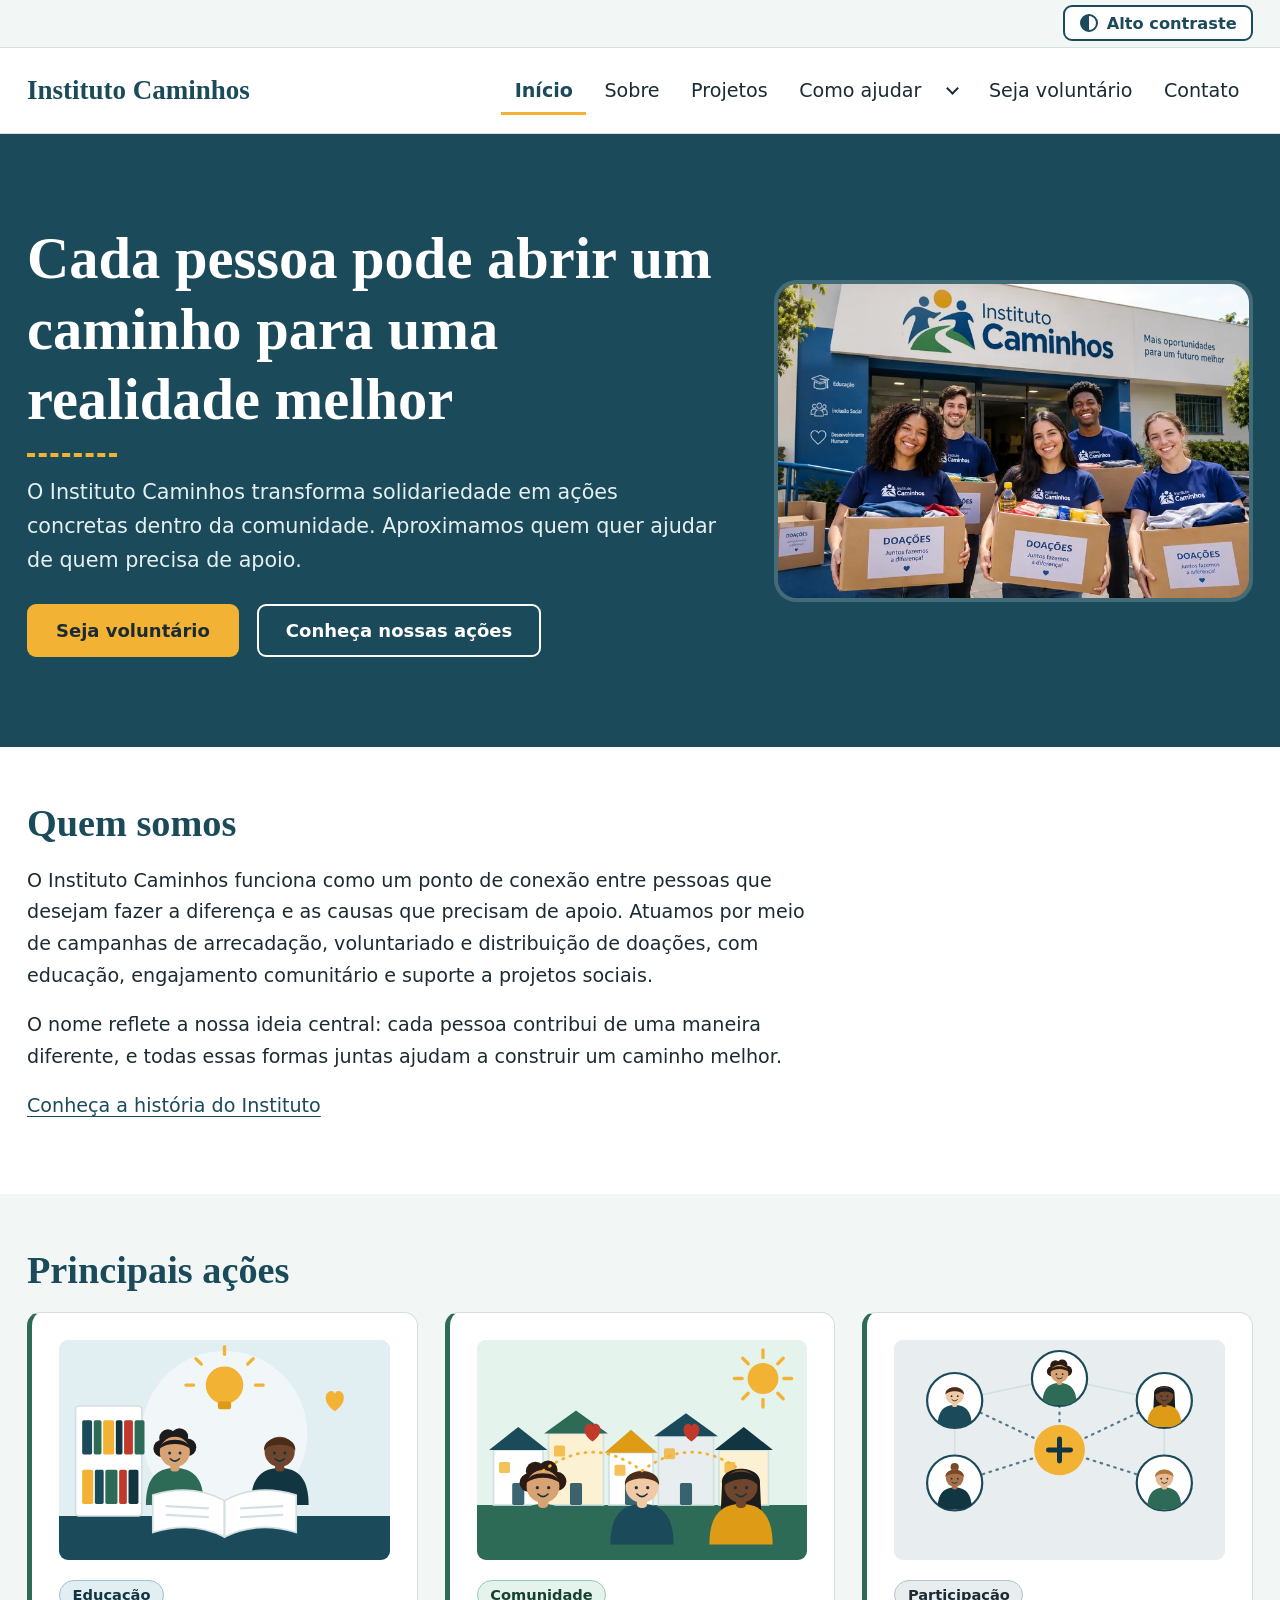
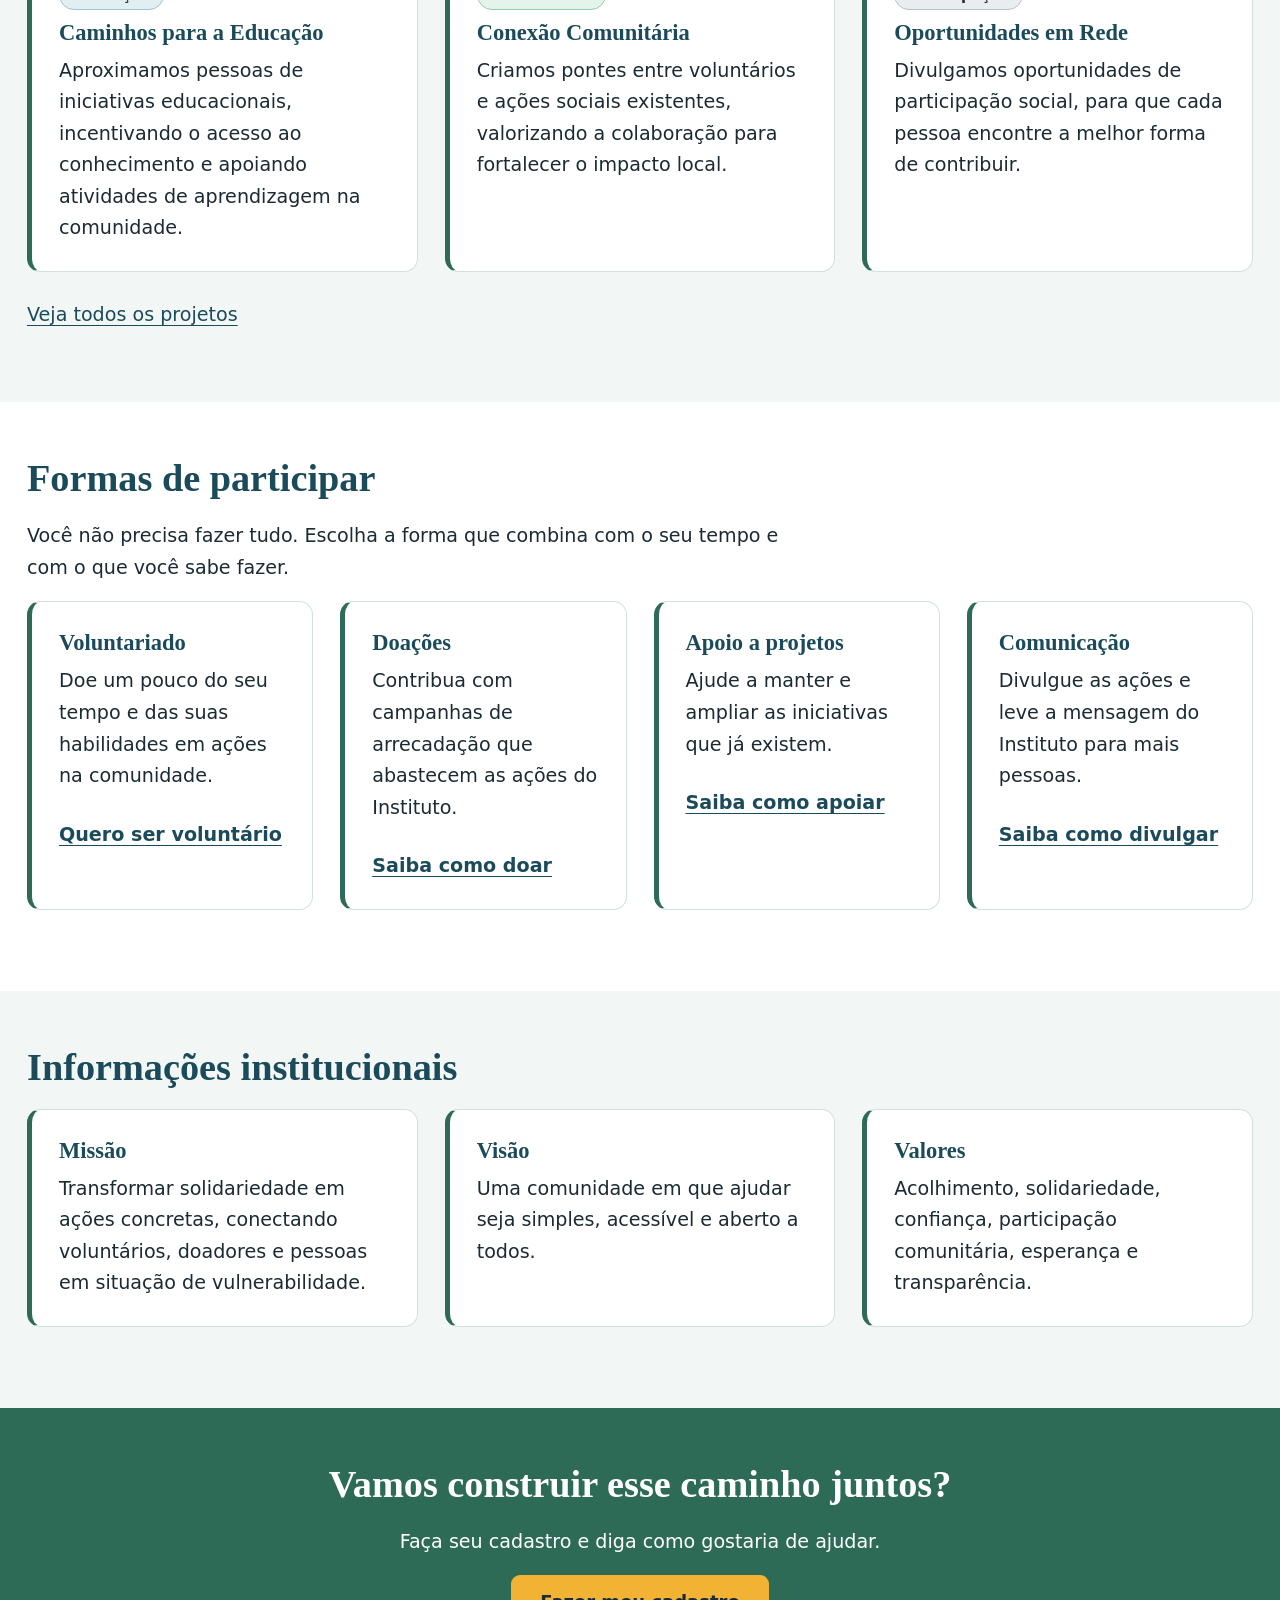
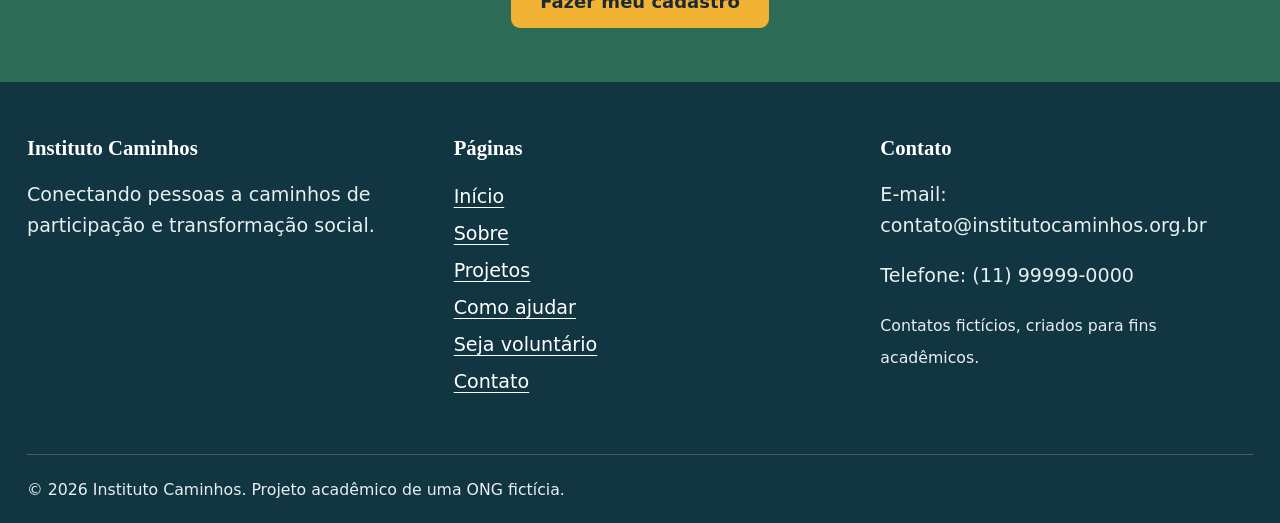
<file: index.html>
<!DOCTYPE html>
<html lang="pt-BR">
<head>
  <meta charset="UTF-8">
  <meta name="viewport" content="width=device-width, initial-scale=1.0">
  <title>Instituto Caminhos</title>
  <meta name="description" content="Instituto Caminhos: uma ONG fictícia que transforma solidariedade em ações concretas, conectando voluntários, doadores e comunidades.">
  <link rel="icon" type="image/svg+xml" href="imagens/ilustracoes/favicon.svg">

  <!--
    PÁGINA DE ENTRADA
    O site fica em html/index.html. O GitHub Pages, porém, abre o
    index.html da RAIZ quando alguém acessa o endereço do projeto.
    Esta página só encaminha a pessoa para o site, mantendo a rota
    pedida depois do "#" (ex.: index.html#/sobre -> html/index.html#/sobre).
  -->
  <script>
    window.location.replace('html/index.html' + window.location.hash);
  </script>
  <!-- Se o JavaScript estiver desativado, o navegador encaminha sozinho -->
  <meta http-equiv="refresh" content="0; url=html/index.html">
</head>
<body>
  <main>
    <h1>Instituto Caminhos</h1>
    <p>Abrindo o site&hellip; Se nada acontecer, <a href="html/index.html">clique aqui para entrar</a>.</p>
  </main>
</body>
</html>
</file>
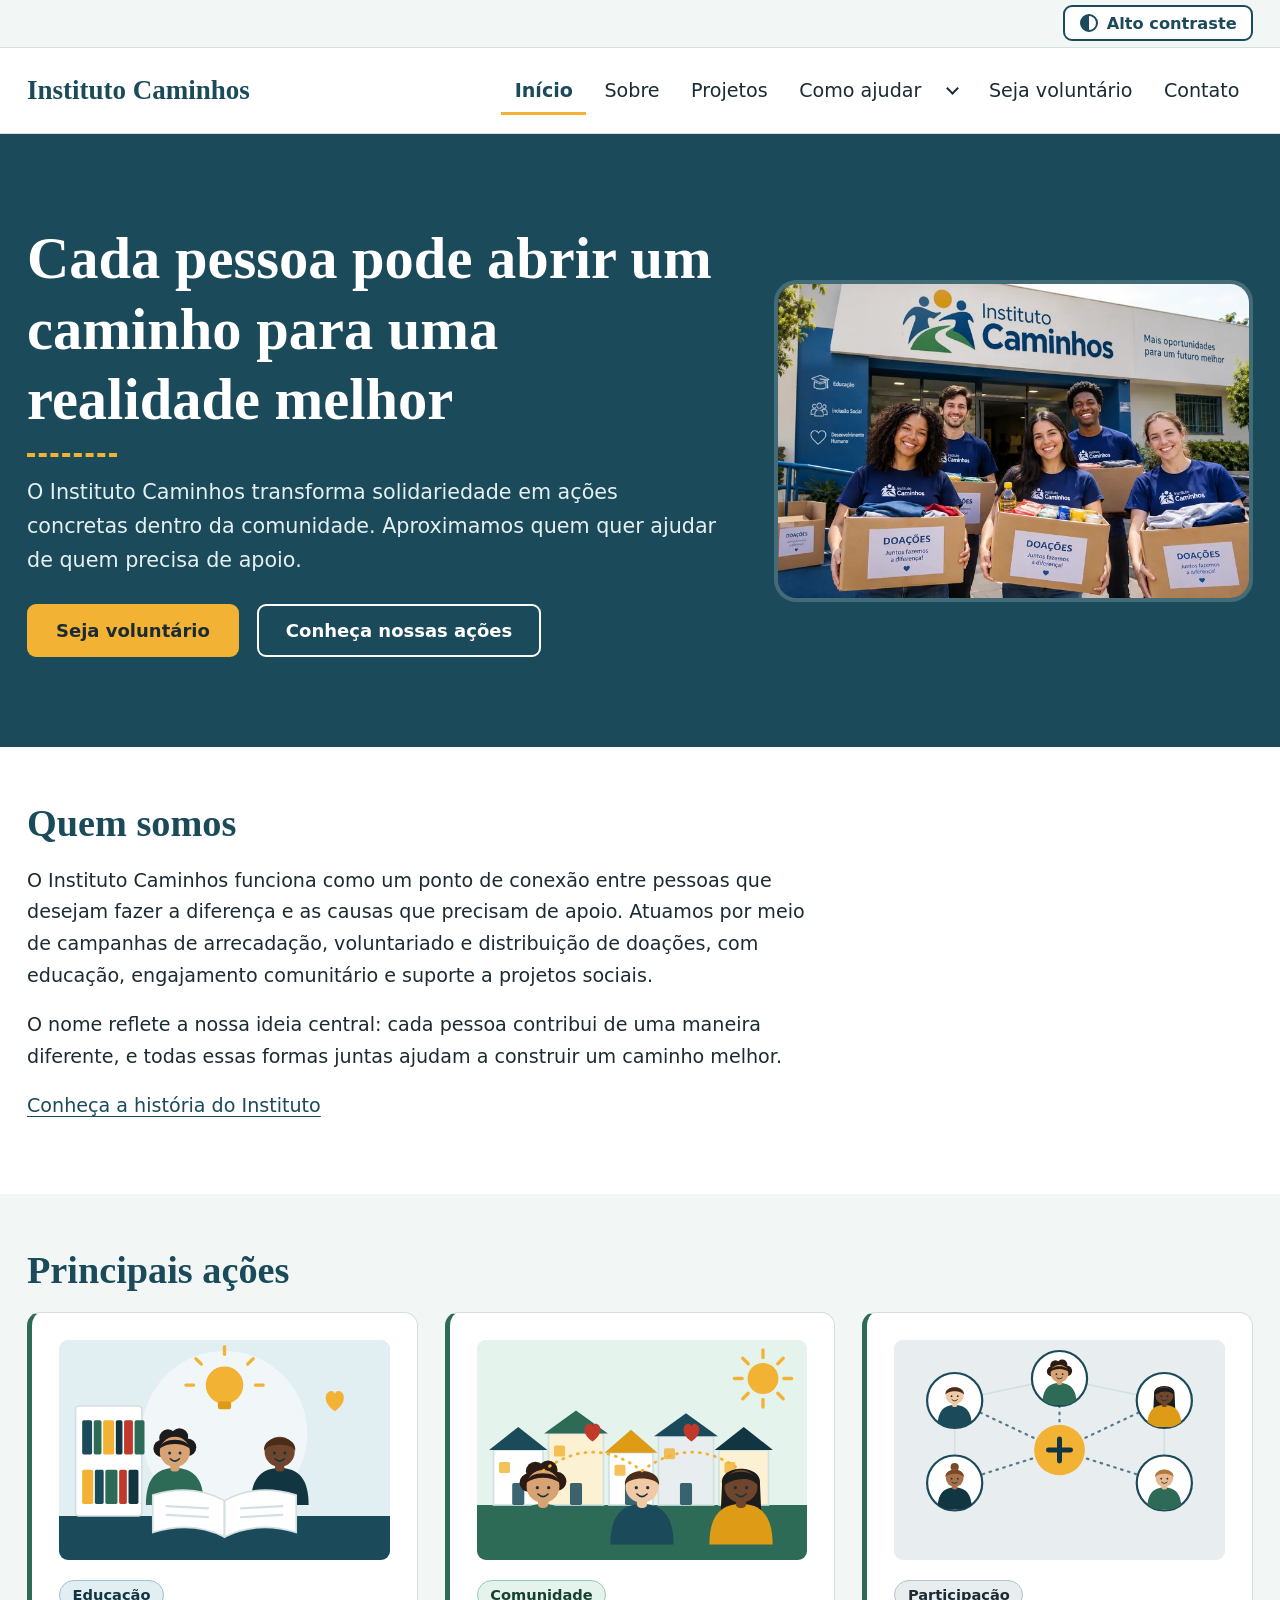
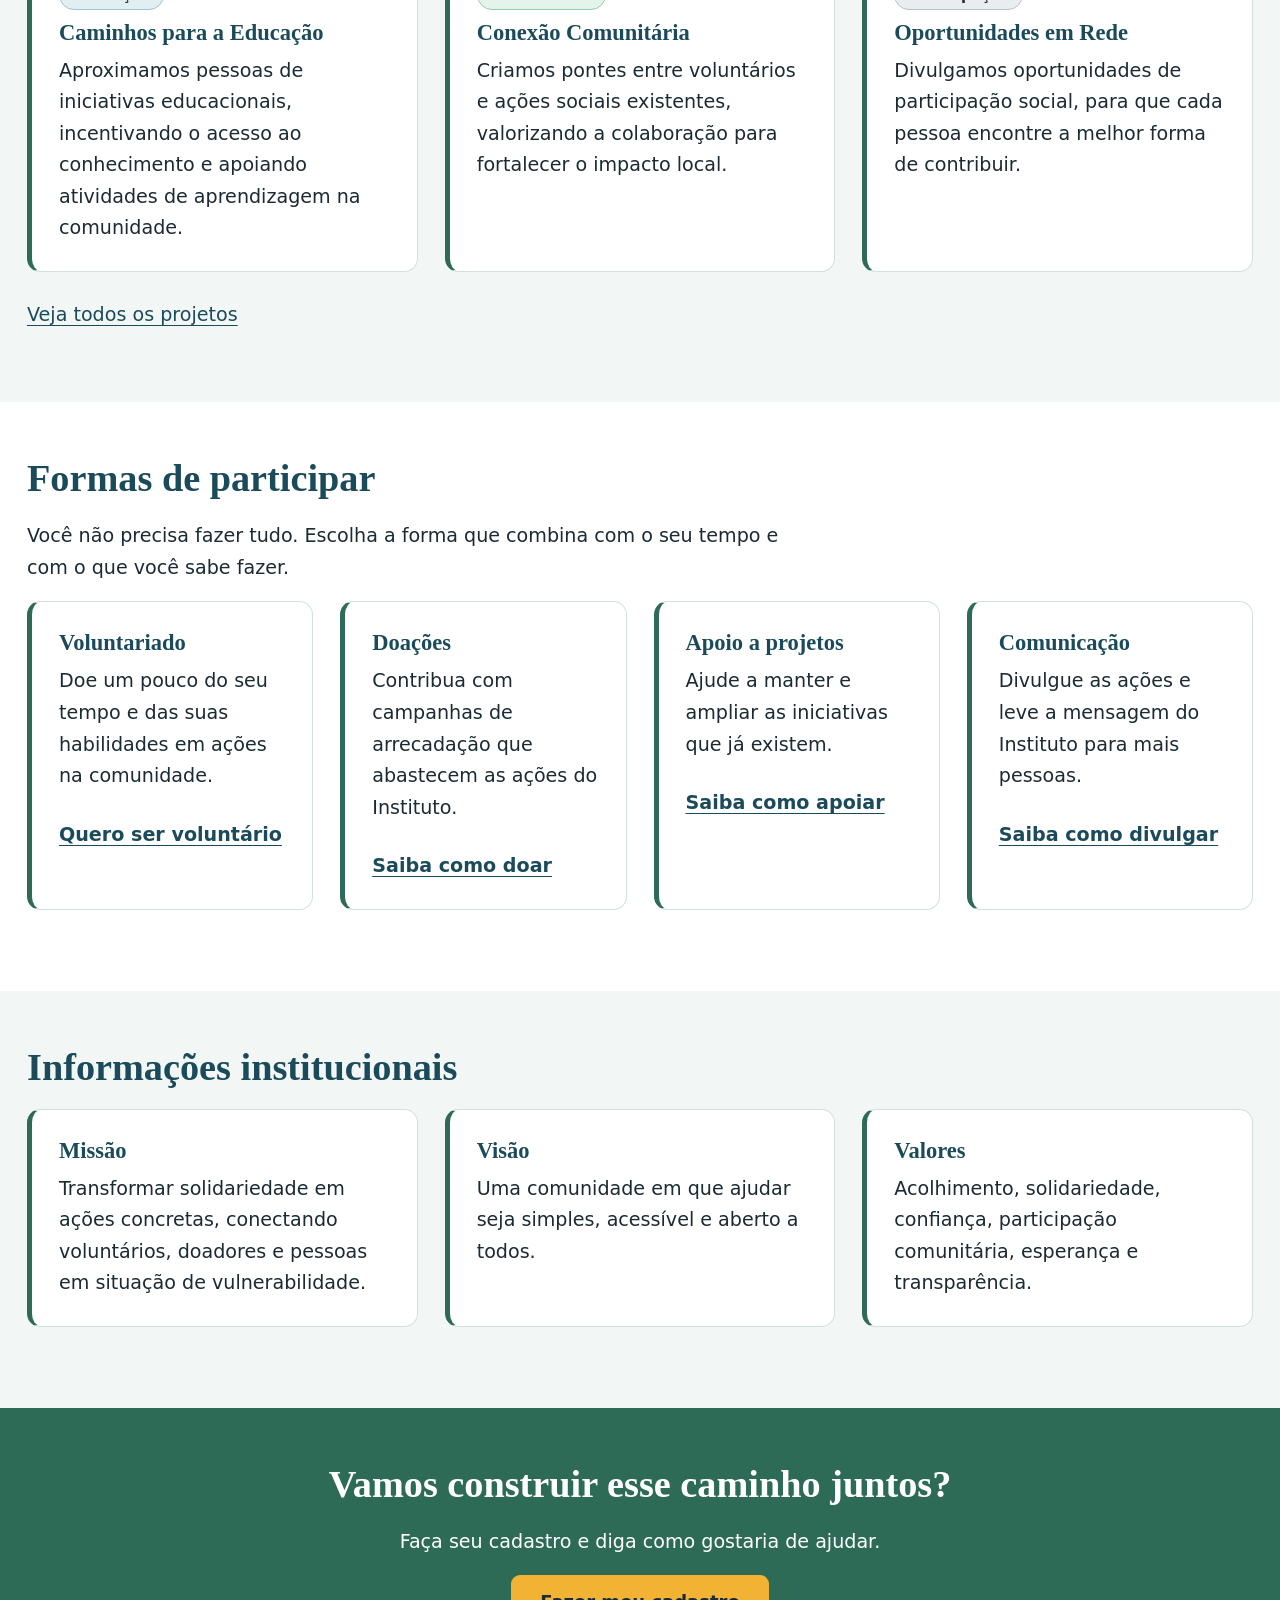
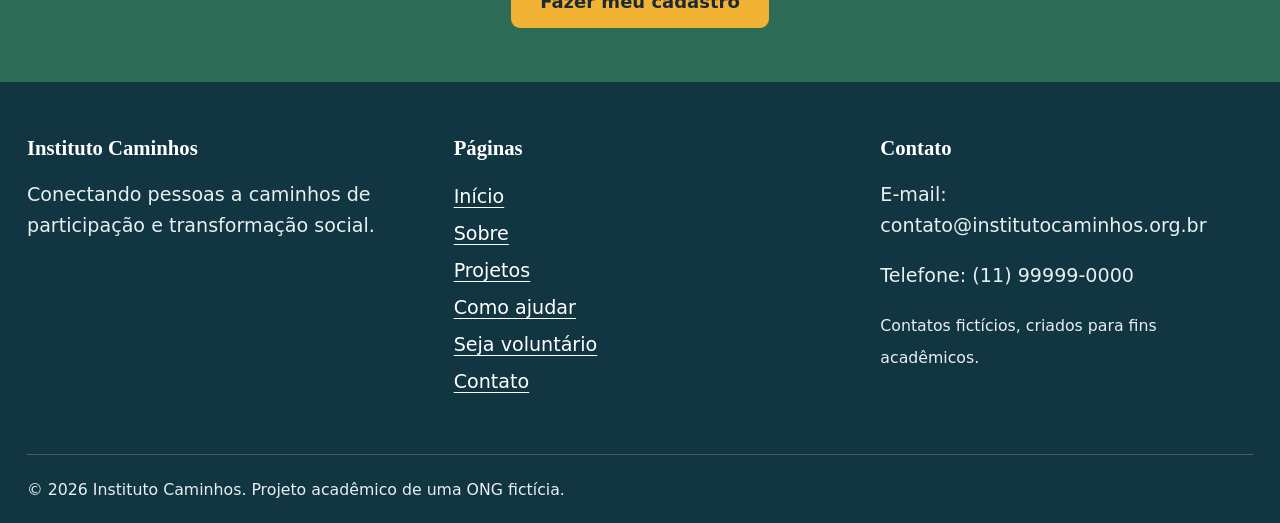
<file: html/index.html>
<!DOCTYPE html>
<html lang="pt-BR">
<head>
  <meta charset="UTF-8">
  <meta name="viewport" content="width=device-width, initial-scale=1.0">
  <meta name="description" content="Instituto Caminhos: uma ONG fictícia que transforma solidariedade em ações concretas, conectando voluntários, doadores e comunidades.">
  <meta name="theme-color" content="#1b4b5a">
  <meta name="referrer" content="strict-origin-when-cross-origin">
  <!-- Política de segurança: só carrega recursos do próprio site (o GitHub Pages
       não permite configurar cabeçalhos HTTP, por isso usamos a <meta>). -->
  <meta http-equiv="Content-Security-Policy" content="default-src 'self'; img-src 'self' data:; object-src 'none'; base-uri 'self'; form-action 'self'">

  <!-- Prévia ao compartilhar o link (valores trocados pelo JavaScript a cada página) -->
  <meta property="og:type" content="website">
  <meta property="og:locale" content="pt_BR">
  <meta property="og:site_name" content="Instituto Caminhos">
  <meta property="og:title" content="Instituto Caminhos | Solidariedade em ação">
  <meta property="og:description" content="Instituto Caminhos: uma ONG fictícia que transforma solidariedade em ações concretas, conectando voluntários, doadores e comunidades.">
  <meta property="og:image" content="https://arthurmontinegro.github.io/Projeto_ONG_Instituto_Caminhos/imagens/fachada-instituto-1536.webp">
  <meta property="og:image:alt" content="Fachada do prédio do Instituto Caminhos com voluntários sorrindo e segurando caixas de doações">

  <title>Instituto Caminhos | Solidariedade em ação</title>
  <link rel="icon" type="image/svg+xml" href="../imagens/ilustracoes/favicon.svg">
  <link rel="stylesheet" href="../css/style.css">

  <!-- Estes dois rodam já (sem defer): o modo de alto contraste precisa
       ser aplicado antes de a página aparecer, senão ela "pisca" com
       as cores normais. -->
  <script src="../js/armazenamento.js"></script>
  <script src="../js/contraste.js"></script>

  <!-- Esta página fica em html/. Por isso CSS, JS e imagens usam "../"
       (sobe uma pasta até a raiz do projeto). Os scripts são carregados
       na ordem abaixo (defer mantém a ordem). -->
  <!-- Biblioteca externa (cópia local, licença Apache 2.0 / MPL 2.0):
       DOMPurify 3.2.6, limpa o HTML das páginas antes de ir para a tela -->
  <script src="../js/vendor/purify.min.js" defer></script>
  <script src="../js/ui.js" defer></script>
  <script src="../js/imagens.js" defer></script>
  <script src="../js/navegacao.js" defer></script>
  <script src="../js/templates.js" defer></script>
  <script src="../js/formulario.js" defer></script>
  <script src="../js/projetos.js" defer></script>
  <script src="../js/router.js" defer></script>
  <script src="../js/main.js" defer></script>
</head>
<body>
  <a class="skip-link" href="#conteudo">Ir para o conteúdo principal</a>

  <header class="site-header">
    <!-- Barra de acessibilidade: começa escondida e aparece pelo
         JavaScript (js/contraste.js), que é quem faz o botão funcionar -->
    <div class="barra-acessibilidade" hidden>
      <div class="container">
        <button type="button" class="contraste-toggle" aria-pressed="false">
          <span class="contraste-icone" aria-hidden="true"></span>
          Alto contraste
        </button>
      </div>
    </div>

    <div class="container header-inner">
      <a class="brand" href="#/">Instituto Caminhos</a>
      <button type="button" class="nav-toggle" aria-expanded="false" aria-controls="menu-principal">Menu</button>
      <nav aria-label="Navegação principal">
        <ul class="nav-list" id="menu-principal">
          <li><a href="#/" data-rota="inicio">Início</a></li>
          <li><a href="#/sobre" data-rota="sobre">Sobre</a></li>
          <li><a href="#/projetos" data-rota="projetos">Projetos</a></li>
          <li class="tem-submenu">
            <a href="#/como-ajudar" data-rota="como-ajudar">Como ajudar</a>
            <button type="button" class="submenu-toggle" aria-expanded="false" aria-controls="submenu-ajudar" aria-label="Opções de Como ajudar">
              <span class="seta" aria-hidden="true"></span>
            </button>
            <ul class="submenu" id="submenu-ajudar" hidden>
              <li><a href="#/como-ajudar/voluntariado">Voluntariado</a></li>
              <li><a href="#/como-ajudar/doacoes">Doações</a></li>
              <li><a href="#/como-ajudar/apoio">Apoio a projetos</a></li>
              <li><a href="#/como-ajudar/divulgacao">Divulgação</a></li>
            </ul>
          </li>
          <li><a href="#/cadastro" data-rota="cadastro">Seja voluntário</a></li>
          <li><a href="#/contato" data-rota="contato">Contato</a></li>
        </ul>
      </nav>
    </div>
  </header>

  <!-- O conteúdo de cada "página" é montado pelo JavaScript dentro de #app -->
  <main id="conteudo" tabindex="-1">
    <div id="app">
      <noscript>
        <div class="container secao">
          <h1>Instituto Caminhos</h1>
          <p>Este site precisa do JavaScript ativado para mostrar o conteúdo. Ative o JavaScript no navegador e recarregue a página.</p>
        </div>
      </noscript>
    </div>
  </main>

  <!-- Avisa leitores de tela quando a "página" muda -->
  <p class="sr-only" id="anuncio-rota" role="status" aria-live="polite"></p>

  <footer class="site-footer">
    <div class="container footer-grid">
      <section aria-labelledby="rodape-instituto">
        <h2 id="rodape-instituto">Instituto Caminhos</h2>
        <p>Conectando pessoas a caminhos de participação e transformação social.</p>
      </section>
      <nav aria-label="Navegação do rodapé">
        <h2>Páginas</h2>
        <ul>
          <li><a href="#/">Início</a></li>
          <li><a href="#/sobre">Sobre</a></li>
          <li><a href="#/projetos">Projetos</a></li>
          <li><a href="#/como-ajudar">Como ajudar</a></li>
          <li><a href="#/cadastro">Seja voluntário</a></li>
          <li><a href="#/contato">Contato</a></li>
        </ul>
      </nav>
      <section aria-labelledby="rodape-contato">
        <h2 id="rodape-contato">Contato</h2>
        <p>E-mail: contato@institutocaminhos.org.br</p>
        <p>Telefone: (11) 99999-0000</p>
        <p><small>Contatos fictícios, criados para fins acadêmicos.</small></p>
      </section>
    </div>
    <div class="container footer-base">
      <p><small>&copy; 2026 Instituto Caminhos. Projeto acadêmico de uma ONG fictícia.</small></p>
    </div>
  </footer>

  <!-- Área das notificações (toasts) -->
  <div class="toast-area" id="area-toast" aria-live="polite"></div>

  <!-- Modal de confirmação reutilizável (elemento nativo <dialog>) -->
  <dialog id="modal" aria-labelledby="modal-titulo" aria-describedby="modal-texto">
    <h2 id="modal-titulo">Confirmação</h2>
    <p id="modal-texto">Deseja continuar?</p>
    <div class="modal-botoes">
      <button type="button" class="btn-contorno" id="modal-cancelar">Cancelar</button>
      <button type="button" class="btn-primario" id="modal-confirmar">Confirmar</button>
    </div>
  </dialog>
</body>
</html>
</file>
<file: css/style.css>
/* ==========================================================
   INSTITUTO CAMINHOS - FOLHA DE ESTILOS (Etapa 2: CSS3)

   Como este arquivo está organizado:
   1. Variáveis (cores, fontes, espaçamentos)
   2. Base (reset e tipografia)
   3. Acessibilidade (skip-link, foco, sr-only)
   4. Layout (container, grade)
   5. Cabeçalho e navegação
   6. Seções da página (hero, cabeçalho de página, seções)
   7. Componentes (botões, cartões, detalhes, contato)
   8. Formulário
   9. Rodapé
   10. Preferência por menos movimento
   11. Componentes do menu mobile, filtro e formulário (JavaScript)
   12. Componentes de feedback: badges, alertas, toast e modal
   13. SPA: transição entre páginas, foco e lista de cadastros
   13b. Imagens e seções com ilustração
   14. Responsividade: 5 breakpoints (vêm depois das seções, de
       propósito: assim eles sobrescrevem as regras base)
   15. Modo de alto contraste (botão "Alto contraste")
   16. Modo de alto contraste do sistema (forced-colors)
   ========================================================== */


/* ==========================================================
   1. VARIÁVEIS
   Variáveis CSS (custom properties) guardam valores que se
   repetem. Se quiser mudar uma cor do site inteiro, basta
   alterar aqui.
   ========================================================== */
:root {
  /* Cores: petróleo transmite confiança, verde transmite
     acolhimento e âmbar lembra a esperança (luz do sol). */
  --petroleo: #1b4b5a;
  --petroleo-escuro: #123542;
  --verde: #2e6b57;
  --ambar: #f2b233;
  --ambar-escuro: #dd9b16;
  --fundo: #ffffff;
  --fundo-suave: #f2f7f6;
  --texto: #1c2b33;
  --texto-suave: #4a5b63;
  --borda: #d3e0e2;
  --borda-forte: #6f868d;
  --texto-claro: #e6f0f2;

  /* Fontes: só fontes do sistema, sem depender da internet. */
  --fonte-titulo: Georgia, "Times New Roman", serif;
  --fonte-texto: system-ui, -apple-system, "Segoe UI", Roboto, Arial, sans-serif;

  /* Espaçamentos */
  --espaco-1: 0.5rem;
  --espaco-2: 1rem;
  --espaco-3: 1.5rem;
  --espaco-4: 2.5rem;
  --espaco-5: 4rem;

  /* Bordas e sombras */
  --raio: 0.75rem;
  --raio-pequeno: 0.5rem;
  --sombra: 0 6px 18px rgba(18, 53, 66, 0.14);

  /* Largura máxima do conteúdo, margem lateral e transição padrão.
     --largura e --gutter mudam nos breakpoints (seção 14). */
  --largura: 68rem;
  --gutter: 2rem;
  --colunas: 12; /* sistema de grid: a largura é dividida em 12 partes */
  --transicao: 0.2s ease;
}


/* ==========================================================
   2. BASE
   ========================================================== */
*,
*::before,
*::after {
  box-sizing: border-box; /* padding e borda entram na largura do elemento */
}

html {
  scroll-behavior: smooth;
}

body {
  margin: 0;
  min-height: 100vh;
  display: flex;
  flex-direction: column; /* mantém o rodapé embaixo em páginas curtas */
  font-family: var(--fonte-texto);
  font-size: 1.0625rem;
  line-height: 1.65;
  color: var(--texto);
  background: var(--fundo);
}

main {
  flex: 1;
}

img {
  display: block;
  max-width: 100%;
  height: auto;
}

h1,
h2,
h3 {
  font-family: var(--fonte-titulo);
  line-height: 1.2;
  color: var(--petroleo);
  margin: 0 0 var(--espaco-2);
}

h1 {
  font-size: clamp(2rem, 1.2rem + 3vw, 3.25rem);
}

h2 {
  font-size: clamp(1.5rem, 1.1rem + 1.5vw, 2.125rem);
}

h3 {
  font-size: 1.25rem;
}

p {
  margin: 0 0 var(--espaco-2);
  max-width: 65ch; /* linhas de texto confortáveis de ler */
}

a {
  color: var(--petroleo);
  text-underline-offset: 0.2em;
  transition: color var(--transicao);
}

a:hover {
  color: var(--verde);
}

ul {
  margin: 0 0 var(--espaco-2);
  padding-left: 1.25rem;
}

small {
  font-size: 0.875rem;
  color: var(--texto-suave);
}


/* ==========================================================
   3. ACESSIBILIDADE
   ========================================================== */

/* Link "Ir para o conteúdo": fica escondido até receber o foco
   do teclado (tecla Tab). */
.skip-link {
  position: absolute;
  left: var(--espaco-1);
  top: -4rem;
  z-index: 10;
  padding: 0.6rem 1rem;
  background: var(--petroleo-escuro);
  color: #ffffff;
  border-radius: var(--raio-pequeno);
}

.skip-link:focus {
  top: var(--espaco-1);
}

/* Texto visível só para leitores de tela */
.sr-only {
  position: absolute;
  width: 1px;
  height: 1px;
  padding: 0;
  margin: -1px;
  overflow: hidden;
  clip: rect(0, 0, 0, 0);
  white-space: nowrap;
  border: 0;
}

/* Foco visível para quem navega pelo teclado */
:focus-visible {
  outline: 3px solid var(--petroleo);
  outline-offset: 3px;
}

/* Em fundos escuros, o contorno de foco muda para âmbar */
.hero :focus-visible,
.cabecalho-pagina :focus-visible,
.chamada-final :focus-visible,
.site-footer :focus-visible {
  outline-color: var(--ambar);
}


/* ==========================================================
   4. LAYOUT
   ========================================================== */
.container {
  width: min(100% - var(--gutter), var(--largura));
  margin-inline: auto;
}

/* Versão mais estreita, usada no formulário */
.container-estreito {
  width: min(100% - var(--gutter), 40rem);
}

/* --- SISTEMA DE 12 COLUNAS (CSS Grid) ---
   Todos os layouts com mais de uma coluna dividem a largura em 12
   partes iguais (--colunas). Cada bloco diz quantas partes ocupa com
   "grid-column: span N". Como 12 é divisível por 1, 2, 3, 4 e 6, a
   mesma grade monta 1, 2, 3 ou 4 cartões por linha e divisões como
   7 + 5 (texto + imagem). Os breakpoints (seção 14) só trocam o span.
   minmax(0, 1fr) impede que um texto longo estoure a coluna.

   Componente                 Desktop        Notebook   Tablet    Celular
   .grade (cartões)           span 4 (3x)    span 4     span 6    auto-fit
   .grade-4 (participar)      span 3 (4x)    span 6     span 6    auto-fit
   hero / texto + imagem      span 7 + 5     7 + 5      1 coluna  1 coluna
   cadastro (form + imagem)   span 7 + 5     7 + 5      1 coluna  1 coluna
   rodapé                     span 4 (3x)    span 4     12 + 6+6  1 coluna */
.grade,
.hero-inner,
.com-imagem,
.layout-cadastro,
.footer-grid {
  display: grid;
  grid-template-columns: repeat(var(--colunas), minmax(0, 1fr));
}

.grade {
  gap: var(--espaco-3);
  margin-bottom: var(--espaco-3);
}

.grade > * {
  grid-column: span 4; /* 12 / 4 = 3 cartões por linha */
}

.grade-4 > * {
  grid-column: span 3; /* 12 / 3 = 4 cartões por linha */
}


/* ==========================================================
   5. CABEÇALHO E NAVEGAÇÃO
   ========================================================== */
.site-header {
  background: var(--fundo);
  border-bottom: 1px solid var(--borda);
}

/* Barra de acessibilidade: faixa fina no topo com o botão
   "Alto contraste" (alinhado à direita com Flexbox) */
.barra-acessibilidade {
  background: var(--fundo-suave);
  border-bottom: 1px solid var(--borda);
}

.barra-acessibilidade .container {
  display: flex;
  justify-content: flex-end;
  padding-block: 0.3rem;
}

.contraste-toggle {
  display: inline-flex;
  align-items: center;
  gap: 0.5rem;
  padding: 0.35rem 0.8rem;
  border-color: var(--petroleo);
  background: var(--fundo);
  color: var(--petroleo);
  font-size: 0.9rem;
}

.contraste-toggle:hover {
  background: var(--fundo-suave);
}

/* Ligado: fundo petróleo e texto branco (aria-pressed="true") */
.contraste-toggle[aria-pressed="true"] {
  background: var(--petroleo);
  color: #ffffff;
}

/* Ícone: um círculo metade cheio, metade vazio (decorativo) */
.contraste-icone {
  width: 1rem;
  height: 1rem;
  border: 2px solid currentColor;
  border-radius: 50%;
  background: linear-gradient(90deg, currentColor 50%, transparent 50%);
}

.header-inner {
  display: flex;               /* Flexbox: marca à esquerda, menu à direita */
  flex-wrap: wrap;
  align-items: center;
  justify-content: space-between;
  gap: var(--espaco-1) var(--espaco-3);
  padding-block: var(--espaco-2);
}

.brand {
  font-family: var(--fonte-titulo);
  font-size: 1.5rem;
  font-weight: 700;
  color: var(--petroleo);
  text-decoration: none;
}

.nav-list {
  display: flex;
  flex-wrap: wrap;
  gap: 0.25rem;
  margin: 0;
  padding: 0;
  list-style: none;
}

.nav-list a {
  display: block;
  padding: 0.5rem 0.75rem;
  border-radius: var(--raio-pequeno);
  color: var(--texto);
  text-decoration: none;
  transition: background-color var(--transicao), color var(--transicao);
}

.nav-list a:hover {
  background: var(--fundo-suave);
  color: var(--petroleo);
}

/* Página atual: marcada com uma linha âmbar embaixo */
.nav-list a[aria-current="page"] {
  font-weight: 700;
  color: var(--petroleo);
  box-shadow: inset 0 -3px 0 var(--ambar);
  border-radius: 0;
}

/* --- Submenu "Como ajudar" (dropdown) ---
   O item é um link (abre a página) + um botão (abre o submenu).
   O JavaScript (navegacao.js) controla o atributo "hidden" da
   lista e o aria-expanded do botão. */
.tem-submenu {
  position: relative;
  display: flex;
  align-items: center;
}

.submenu-toggle {
  display: inline-flex;
  align-items: center;
  justify-content: center;
  width: 2rem;
  min-height: 2.25rem;
  padding: 0;
  border: 0;
  border-radius: var(--raio-pequeno);
  background: transparent;
  color: var(--texto);
}

.submenu-toggle:hover {
  background: var(--fundo-suave);
  color: var(--petroleo);
}

/* Setinha desenhada com bordas: aponta para baixo e gira ao abrir */
.seta {
  width: 0.5rem;
  height: 0.5rem;
  margin-top: -0.25rem;
  border-right: 2px solid currentColor;
  border-bottom: 2px solid currentColor;
  transform: rotate(45deg);
  transition: transform var(--transicao);
}

.submenu-toggle[aria-expanded="true"] .seta {
  margin-top: 0.25rem;
  transform: rotate(-135deg);
}

.submenu {
  position: absolute;
  top: 100%;
  left: 0;
  z-index: 15;
  min-width: 15rem;
  margin: 0.25rem 0 0;
  padding: 0.5rem;
  list-style: none;
  background: var(--fundo);
  border: 1px solid var(--borda);
  border-radius: var(--raio);
  box-shadow: var(--sombra);
}

/* "Ponte" invisível sobre o espaço entre o item e o submenu: sem ela,
   o mouse sai do item ao atravessar o espaço e o submenu fecharia
   antes de a pessoa conseguir clicar nele. */
.submenu::before {
  content: "";
  position: absolute;
  top: -0.5rem;
  left: 0;
  right: 0;
  height: 0.5rem;
}


/* ==========================================================
   6. SEÇÕES DA PÁGINA
   ========================================================== */

/* --- Hero (seção principal da página inicial) --- */
.hero {
  background: var(--petroleo);
  color: var(--texto-claro);
  padding-block: var(--espaco-5);
}

.hero-inner {
  gap: var(--espaco-4);
  align-items: center;
}

.hero-inner > div {
  grid-column: span 7; /* texto: 7 das 12 colunas */
}

.hero h1 {
  color: #ffffff;
}

/* Detalhe da identidade: uma linha tracejada, como um "caminho" */
.hero h1::after,
.cabecalho-pagina h1::after {
  content: "";
  display: block;
  width: 5rem;
  margin-top: var(--espaco-2);
  border-top: 4px dashed var(--ambar);
}

.hero p {
  font-size: 1.15rem;
}

.hero-imagem {
  grid-column: span 5; /* foto: 5 das 12 colunas */
  margin: 0;
}

.hero-imagem picture {
  display: block;
}

.hero-imagem img {
  width: 100%;
  max-height: 26rem;
  object-fit: cover;
  object-position: 50% 30%; /* se a foto for recortada, preserva rostos e fachada */
  border-radius: 1.25rem;
  border: 4px solid rgba(255, 255, 255, 0.18);
}

.botoes {
  display: flex;
  flex-wrap: wrap;
  gap: var(--espaco-2);
  margin-top: var(--espaco-3);
}

/* --- Cabeçalho das páginas internas --- */
.cabecalho-pagina {
  background: var(--petroleo-escuro);
  color: var(--texto-claro);
  padding-block: var(--espaco-4);
}

.cabecalho-pagina h1 {
  color: #ffffff;
}

.cabecalho-pagina p {
  margin-bottom: 0;
  font-size: 1.125rem;
}

/* --- Seções comuns --- */
.secao {
  padding-block: var(--espaco-4);
}

.secao-destaque {
  background: var(--fundo-suave);
}

/* --- Chamada final para ação --- */
.chamada-final {
  background: var(--verde);
  color: #ffffff;
  text-align: center;
}

.chamada-final h2 {
  color: #ffffff;
}

.chamada-final p {
  margin-inline: auto;
  color: #ffffff;
}

.chamada-final a:not(.btn) {
  color: #ffffff;
}


/* ==========================================================
   7. COMPONENTES
   ========================================================== */

/* --- Botões --- */
.btn,
button {
  display: inline-block;
  padding: 0.75rem 1.5rem;
  border: 2px solid transparent;
  border-radius: var(--raio-pequeno);
  font-family: inherit;
  font-size: 1rem;
  font-weight: 700;
  line-height: 1.2;
  text-align: center;
  text-decoration: none;
  cursor: pointer;
  transition: background-color var(--transicao), color var(--transicao),
    border-color var(--transicao), transform var(--transicao);
}

.btn:active,
button:active {
  transform: translateY(1px);
}

/* Estado desabilitado: mais apagado, cursor de "proibido" e sem o
   efeito de clique. (Usado no botão "Enviar cadastro" enquanto a
   confirmação está aberta.) */
.btn:disabled,
button:disabled {
  opacity: 0.55;
  cursor: not-allowed;
  transform: none;
}

.btn-primario,
button[type="submit"] {
  background: var(--ambar);
  color: var(--texto);
}

.btn-primario:hover,
button[type="submit"]:hover {
  background: var(--ambar-escuro);
  color: var(--texto);
}

/* Desabilitado não reage ao mouse */
button[type="submit"]:disabled:hover {
  background: var(--ambar);
}

/* Botão secundário: usado sobre fundo escuro (hero) */
.btn-secundario {
  border-color: #ffffff;
  color: #ffffff;
}

.btn-secundario:hover {
  background: #ffffff;
  color: var(--petroleo);
}

/* --- Cartões --- */
.cartao {
  background: var(--fundo);
  border: 1px solid var(--borda);
  border-left: 5px solid var(--verde);
  border-radius: var(--raio);
  padding: var(--espaco-3);
  transition: box-shadow var(--transicao), transform var(--transicao);
}

.cartao:hover {
  box-shadow: var(--sombra);
  transform: translateY(-3px);
}

.cartao h3 {
  margin-bottom: var(--espaco-1);
}

.cartao p:last-child,
.cartao ul:last-child {
  margin-bottom: 0;
}

.cartao > a {
  display: inline-block;
  margin-top: var(--espaco-1);
  font-weight: 600;
}

/* --- Perguntas frequentes (details/summary) --- */
details {
  background: var(--fundo);
  border: 1px solid var(--borda);
  border-radius: var(--raio-pequeno);
  padding: 0 var(--espaco-2);
  margin-bottom: var(--espaco-1);
}

summary {
  padding: var(--espaco-2) 0;
  font-weight: 600;
  color: var(--petroleo);
  cursor: pointer;
}

details[open] summary {
  border-bottom: 1px solid var(--borda);
  margin-bottom: var(--espaco-2);
}

/* --- Lista de contatos --- */
.lista-contato {
  list-style: none;
  padding: 0;
  max-width: 32rem;
  overflow-wrap: anywhere;
}

.lista-contato li {
  padding: 0.75rem 0;
  border-bottom: 1px solid var(--borda);
}


/* ==========================================================
   8. FORMULÁRIO
   ========================================================== */
fieldset {
  margin: 0 0 var(--espaco-3);
  padding: var(--espaco-3);
  border: 1px solid var(--borda);
  border-radius: var(--raio);
}

legend {
  padding-inline: var(--espaco-1);
  font-family: var(--fonte-titulo);
  font-size: 1.2rem;
  font-weight: 700;
  color: var(--petroleo);
}

.campo {
  margin-bottom: var(--espaco-3);
}

.campo:last-child {
  margin-bottom: 0;
}

label {
  display: block;
  margin-bottom: 0.35rem;
  font-weight: 600;
}

input,
select,
textarea {
  display: block;
  width: 100%;
  padding: 0.7rem 0.85rem;
  border: 2px solid var(--borda-forte);
  border-radius: var(--raio-pequeno);
  font-family: inherit;
  font-size: 1rem;
  color: var(--texto);
  background: var(--fundo);
  transition: border-color var(--transicao), box-shadow var(--transicao);
}

textarea {
  resize: vertical;
}

input:hover,
select:hover,
textarea:hover {
  border-color: var(--petroleo);
}

input:focus,
select:focus,
textarea:focus {
  border-color: var(--petroleo);
  outline: 3px solid var(--ambar);
  outline-offset: 1px;
}

.campo small {
  display: block;
  margin-top: 0.3rem;
}

/* Mensagem de feedback (será usada pelo JavaScript na Etapa 3).
   Enquanto estiver vazia, não ocupa espaço. */
#feedback-formulario:empty {
  display: none;
}


/* ==========================================================
   9. RODAPÉ
   ========================================================== */
.site-footer {
  background: var(--petroleo-escuro);
  color: var(--texto-claro);
  padding-top: var(--espaco-4);
  overflow-wrap: anywhere; /* permite quebrar o e-mail longo em telas estreitas */
}

.site-footer h2 {
  font-size: 1.15rem;
  color: #ffffff;
}

.site-footer small {
  color: var(--texto-claro);
}

.site-footer a {
  color: #ffffff;
}

.site-footer a:hover {
  color: var(--ambar);
}

.site-footer ul {
  margin: 0;
  padding: 0;
  list-style: none;
}

.site-footer li {
  padding-block: 0.15rem;
}

.footer-grid {
  gap: var(--espaco-4);
}

.footer-grid > * {
  grid-column: span 4; /* 3 blocos de 4 colunas; muda nos breakpoints */
}

.footer-base {
  margin-top: var(--espaco-4);
  padding-block: var(--espaco-2);
  border-top: 1px solid rgba(255, 255, 255, 0.2);
}

.footer-base p {
  margin: 0;
  max-width: none;
}


/* ==========================================================
   10. PREFERÊNCIA POR MENOS MOVIMENTO
   Quem configura o sistema para reduzir animações não verá
   as transições nem a rolagem suave.
   ========================================================== */
@media (prefers-reduced-motion: reduce) {
  html {
    scroll-behavior: auto;
  }

  *,
  *::before,
  *::after {
    transition: none !important;
  }
}


/* ==========================================================
   11. COMPONENTES DA ETAPA 3 (usados pelo JavaScript)
   ========================================================== */

/* --- Botão do menu hambúrguer ---
   Fica escondido por padrão. Só aparece até 1023px (tablets e
   celulares, BP3), e somente com o JavaScript ativo (classe "js" no
   <html>). As regras dessa faixa estão na seção 14. */
.nav-toggle {
  display: none;
  background: var(--fundo);
  border-color: var(--petroleo);
  color: var(--petroleo);
  padding: 0.5rem 1rem;
}

.nav-toggle:hover {
  background: var(--fundo-suave);
}

/* Menu aberto: o botão fica preenchido, reforçando o estado
   (o texto também muda de "Menu" para "Fechar" e o aria-expanded
   passa a "true"). */
.nav-toggle[aria-expanded="true"],
.nav-toggle[aria-expanded="true"]:hover {
  background: var(--petroleo);
  color: #ffffff;
}

/* --- Mensagens de erro do formulário --- */
.campo .erro {
  color: #a4161a;
  font-weight: 600;
}

.campo-invalido input,
.campo-invalido select,
.campo-invalido textarea {
  border-color: #a4161a;
}

/* Campo conferido e correto: borda verde e "✓" depois do rótulo.
   O símbolo complementa a cor (não depender só da cor) e o texto
   alternativo vazio ("/ \"\"") evita que leitores de tela o leiam. */
.campo-valido input,
.campo-valido select {
  border-color: var(--verde);
}

.campo-valido label::after {
  content: " ✓";
  content: " ✓" / "";
  color: var(--verde);
  font-weight: 700;
}

/* --- Filtro de projetos --- */
.filtros {
  display: flex;
  flex-wrap: wrap;
  gap: var(--espaco-1);
  margin-bottom: var(--espaco-2);
}

.filtros:empty,
.status-filtro:empty {
  display: none;
}

.filtro-btn {
  padding: 0.5rem 1.1rem;
  border-color: var(--petroleo);
  border-radius: 999px;
  background: var(--fundo);
  color: var(--petroleo);
}

.filtro-btn:hover {
  background: var(--fundo-suave);
}

.filtro-btn[aria-pressed="true"] {
  background: var(--petroleo);
  color: #ffffff;
}

.status-filtro {
  color: var(--texto-suave);
  font-size: 0.95rem;
}

.projeto[hidden] {
  display: none;
}


/* ==========================================================
   12. COMPONENTES DE FEEDBACK
   Grupo de estilos reutilizável, na paleta do Instituto.
   Como usar (resumo, detalhes no README):
   - Badge:  <span class="badge badge-educacao">Educação</span>
   - Alerta: <div class="alerta alerta-info" role="note">...</div>
             variações: alerta-info, alerta-sucesso, alerta-aviso, alerta-erro
   - Toast:  criado pelo JavaScript com mostrarToast(texto, tipo)
   - Modal:  <dialog> aberto com showModal()
   ========================================================== */

/* --- Badges (etiquetas de categoria) --- */
.badge {
  display: inline-block;
  margin-bottom: var(--espaco-1);
  padding: 0.15rem 0.7rem;
  border: 1px solid;
  border-radius: 999px;
  font-size: 0.8125rem;
  font-weight: 700;
  line-height: 1.5;
}

.badge-educacao {
  background: #e1eef2;
  border-color: #9cc3cf;
  color: var(--petroleo-escuro);
}

.badge-comunidade {
  background: #e4f3ec;
  border-color: #98c9b3;
  color: #17402f;
}

.badge-participacao {
  background: #e8edf0;
  border-color: #b4c2c8;
  color: var(--texto);
}

.badge-doacoes {
  background: #fdf1d3;
  border-color: #e3c273;
  color: #5c3d00;
}

/* --- Alertas (caixas de aviso) --- */
.alerta {
  margin: 0 0 var(--espaco-3);
  padding: var(--espaco-2);
  border-left: 5px solid;
  border-radius: var(--raio-pequeno);
  max-width: none;
}

.alerta p {
  margin: 0;
  max-width: none;
}

.alerta-info {
  background: #e6f1f4;
  border-color: var(--petroleo);
  color: var(--petroleo-escuro);
}

.alerta-sucesso {
  background: #e4f3ec;
  border-color: var(--verde);
  color: #17402f;
}

.alerta-aviso {
  background: #fdf3d9;
  border-color: var(--ambar-escuro);
  color: #5c3d00;
}

.alerta-erro {
  background: #fdeaea;
  border-color: #a4161a;
  color: #6e0d10;
}

/* --- Toast (notificação que aparece e some sozinha) --- */
.toast-area {
  position: fixed;
  right: var(--espaco-2);
  bottom: var(--espaco-2);
  z-index: 20;
  display: flex;
  flex-direction: column;
  gap: var(--espaco-1);
  width: min(22rem, calc(100vw - 2rem));
}

.toast {
  display: flex;
  align-items: flex-start;
  gap: var(--espaco-1);
  padding: 0.85rem 1rem;
  border: 1px solid var(--borda);
  border-left: 5px solid var(--verde);
  border-radius: var(--raio-pequeno);
  background: #ffffff; /* fundo claro: aparece bem sobre a página e sobre o rodapé escuro */
  color: var(--texto);
  box-shadow: 0 8px 24px rgba(18, 53, 66, 0.3);
  animation: toast-entrada 0.25s ease;
}

.toast-erro {
  border-left-color: #a4161a;
}

.toast p {
  flex: 1;
  margin: 0;
  font-size: 0.95rem;
  line-height: 1.45;
}

.toast-fechar {
  padding: 0 0.4rem;
  border: 0;
  background: transparent;
  color: var(--petroleo);
  font-size: 1.5rem;
  line-height: 1;
}

.toast-fechar:hover {
  background: var(--fundo-suave);
}

@keyframes toast-entrada {
  from {
    opacity: 0;
    transform: translateY(0.75rem);
  }
  to {
    opacity: 1;
    transform: translateY(0);
  }
}

/* --- Modal (elemento <dialog>) --- */
dialog {
  width: min(28rem, calc(100% - 2rem));
  padding: var(--espaco-3);
  border: 0;
  border-radius: var(--raio);
  background: var(--fundo);
  color: var(--texto);
  box-shadow: 0 12px 40px rgba(18, 53, 66, 0.35);
}

dialog::backdrop {
  background: rgba(18, 53, 66, 0.65);
}

dialog h2 {
  font-size: 1.5rem;
}

.modal-botoes {
  display: flex;
  flex-wrap: wrap;
  justify-content: flex-end;
  gap: var(--espaco-1);
  margin-top: var(--espaco-3);
}

.btn-contorno {
  border-color: var(--petroleo);
  background: var(--fundo);
  color: var(--petroleo);
}

.btn-contorno:hover {
  background: var(--fundo-suave);
}

@media (prefers-reduced-motion: reduce) {
  .toast {
    animation: none;
  }
}


/* ==========================================================
   13. SPA (navegação de página única)
   ========================================================== */

/* O foco é movido por JavaScript para o conteúdo novo; ele não
   precisa de contorno, pois não é um controle clicável. */
main:focus,
[tabindex="-1"]:focus {
  outline: none;
}

/* Pequena transição ao trocar de "página" */
.pagina-entrada {
  animation: pagina-entrada 0.3s ease;
}

/* Só opacidade (sem deslocar o conteúdo), para a rolagem até uma
   seção cair exatamente no lugar certo. */
@keyframes pagina-entrada {
  from {
    opacity: 0;
  }
  to {
    opacity: 1;
  }
}

/* Toast informativo */
.toast-info {
  border-left-color: var(--petroleo);
}

/* Lista de cadastros guardados no navegador */
.lista-cadastros {
  list-style: none;
  margin: 0 0 var(--espaco-2);
  padding: 0;
}

.lista-cadastros li {
  padding: 0.6rem 0;
  border-bottom: 1px solid var(--borda);
}

@media (prefers-reduced-motion: reduce) {
  .pagina-entrada {
    animation: none;
  }
}


/* ==========================================================
   13b. IMAGENS E SEÇÕES COM ILUSTRAÇÃO
   - .cartao-img: ilustração no topo de um cartão (Projetos, Sobre)
   - .com-imagem: texto de um lado e ilustração do outro
   - .layout-cadastro: formulário + ilustração ao lado
   As ilustrações têm proporção 3:2 (600 x 400); aspect-ratio
   reserva o espaço antes de a imagem carregar.
   ========================================================== */
.cartao-img {
  width: 100%;
  aspect-ratio: 3 / 2;
  margin-bottom: var(--espaco-2);
  border-radius: var(--raio-pequeno);
  background: var(--fundo-suave);
}

.com-imagem {
  gap: var(--espaco-4);
  align-items: center;
}

.com-imagem-texto {
  grid-column: span 7;
}

.com-imagem-figura {
  grid-column: span 5;
}

.com-imagem-invertida .com-imagem-texto {
  order: 2; /* a imagem passa para a esquerda em telas largas */
}

.com-imagem-texto > :last-child {
  margin-bottom: 0;
}

.com-imagem-figura,
.cadastro-figura {
  margin: 0;
}

.com-imagem-figura img,
.cadastro-figura img {
  width: 100%;
  aspect-ratio: 3 / 2;
  border: 1px solid var(--borda);
  border-radius: var(--raio);
  background: var(--fundo-suave);
}

.layout-cadastro {
  gap: var(--espaco-4);
  align-items: start;
}

.cadastro-formulario {
  grid-column: span 7;
}

.cadastro-figura {
  grid-column: span 5;
}

.cadastro-figura {
  position: sticky;
  top: var(--espaco-2);
}


/* ==========================================================
   14. RESPONSIVIDADE (5 breakpoints)

   Abordagem "desktop primeiro": as regras acima descrevem a tela de
   desktop. Os blocos BP4 a BP1 ajustam o layout para telas MENORES
   (max-width) e o BP5 para telas MAIORES (min-width). Os blocos vêm
   do maior para o menor, então o menor sempre "vence" quando duas
   regras valem ao mesmo tempo.

   As faixas seguem a referência da disciplina (480 / 767 / 1023 /
   1279 / 1280px) e cada uma resolve um problema medido no navegador:

   Faixa            Breakpoint                 Dispositivo        O que muda
   --------------   ------------------------   ----------------   ------------------------------
   até 480px        BP1 max-width 30rem        celular pequeno    margens, marca e botões
                                                                  compactos; botões largos
   481 a 767px      BP2 max-width 47.9375rem   celular grande     grades automáticas (auto-fit:
                                                                  1 ou 2 colunas), rodapé em 1
                                                                  coluna, espaçamentos menores
   768 a 1023px     BP3 max-width 63.9375rem   tablet             menu hambúrguer, hero e
                                                                  texto+imagem em 1 coluna,
                                                                  grades em 2 colunas
   1024 a 1279px    BP4 max-width 79.9375rem   notebook           4 cartões viram 2 x 2
   1280px ou mais   BP5 min-width 80rem        desktop / amplo    fonte e container maiores

   Por que ".9375"? 47.9375rem = 767px e 48rem = 768px. Assim cada
   largura cai em UMA faixa só, sem sobreposição.
   (rem em media query vale sempre 16px, e variáveis CSS não
   funcionam dentro de media query: por isso os valores se repetem.)
   ========================================================== */

/* BP4: notebooks e telas intermediárias (até 1279px)
   Com 4 cartões lado a lado, cada um ficaria com cerca de 250px e
   linhas de texto muito curtas. Eles passam a 2 x 2. */
@media (max-width: 79.9375rem) {
  .grade-4 > * {
    grid-column: span 6; /* 12 / 6 = 2 por linha */
  }

  .hero-inner,
  .com-imagem {
    gap: var(--espaco-3);
  }
}

/* BP3: tablets (até 1023px)
   O menu horizontal precisa de cerca de 890px (medido). Até 1023px a
   folga seria pequena demais (com zoom ou fontes mais largas ele
   quebraria em duas linhas), então o menu vira hambúrguer. */
@media (max-width: 63.9375rem) {
  .grade > * {
    grid-column: span 6; /* 12 / 6 = 2 cartões por linha */
  }

  .hero {
    padding-block: var(--espaco-4);
  }

  /* Hero, texto + imagem e cadastro: 1 coluna só (texto em cima,
     imagem embaixo). Com uma coluna, os 11 espaços (gap) da grade de
     12 não fazem sentido, então a grade vira uma trilha única. */
  .hero-inner,
  .com-imagem,
  .layout-cadastro {
    grid-template-columns: minmax(0, 1fr);
  }

  .hero-inner > div,
  .hero-imagem,
  .com-imagem-texto,
  .com-imagem-figura,
  .cadastro-formulario,
  .cadastro-figura {
    grid-column: auto;
  }

  /* A foto mantém a proporção original (3:2), sem recorte, e não
     passa de 36rem de largura para não dominar a tela. */
  .hero-imagem {
    max-width: 36rem;
  }

  .hero-imagem img {
    max-height: none;
  }

  .footer-grid > * {
    grid-column: span 6; /* Páginas e Contato lado a lado */
  }

  .footer-grid > :first-child {
    grid-column: 1 / -1; /* o texto institucional ocupa as 12 colunas */
  }

  /* Na coluna única, a imagem fica embaixo do texto, em tamanho moderado. */
  .com-imagem-invertida .com-imagem-texto {
    order: 0;
  }

  .com-imagem-figura,
  .cadastro-figura {
    max-width: 28rem;
  }

  .cadastro-figura {
    position: static;
  }

  /* Menu hambúrguer: a marca fica à esquerda, o botão à direita e a
     lista de links abaixo, em coluna. Só vale com JavaScript ativo
     (classe "js" no <html>); sem JavaScript o menu fica sempre visível. */
  .js .nav-toggle {
    display: inline-block;
  }

  .js .header-inner nav {
    flex-basis: 100%;
  }

  .js .nav-list {
    display: none; /* fechado por padrão; a classe "aberto" vem do JS */
    flex-direction: column;
    gap: 0;
  }

  .js .nav-list.aberto {
    display: flex;
  }

  .js .nav-list a {
    padding: 0.65rem 0.75rem;
  }

  /* Submenu vira uma sanfona: abre dentro da lista, recuado */
  .js .tem-submenu {
    flex-wrap: wrap;
  }

  .js .tem-submenu > a {
    flex: 1;
  }

  .js .submenu-toggle {
    width: 2.75rem;
    min-height: 2.75rem;
  }

  .js .submenu {
    position: static;
    flex-basis: 100%;
    min-width: 0;
    margin: 0 0 var(--espaco-1) var(--espaco-2);
    padding: 0 0 0 var(--espaco-1);
    border: 0;
    border-left: 2px solid var(--borda);
    border-radius: 0;
    box-shadow: none;
  }
}

/* BP2: celulares grandes (até 767px)
   Aqui o espaço varia muito (481 a 767px). Em vez de fixar o número de
   colunas, a grade usa auto-fit + minmax: cabem quantos cartões de
   pelo menos 16rem (256px) couberem -> 1 coluna até ~570px, 2 colunas
   acima disso. min(100%, 16rem) evita estouro em telas estreitas. */
@media (max-width: 47.9375rem) {
  body {
    font-size: 1rem;
  }

  .grade,
  .grade-4 {
    grid-template-columns: repeat(auto-fit, minmax(min(100%, 16rem), 1fr));
  }

  .grade > *,
  .grade-4 > * {
    grid-column: auto; /* cada cartão ocupa 1 trilha automática */
  }

  .footer-grid {
    grid-template-columns: minmax(0, 1fr);
  }

  .footer-grid > *,
  .footer-grid > :first-child {
    grid-column: auto;
  }

  .secao {
    padding-block: var(--espaco-3);
  }

  .cabecalho-pagina {
    padding-block: var(--espaco-3);
  }

  fieldset {
    padding: var(--espaco-2);
  }

  .botoes .btn {
    flex: 1 1 100%; /* botões ocupam a largura toda */
  }
}

/* BP1: celulares pequenos (até 480px)
   Ajustes finos para a marca e o botão caberem na mesma linha
   (320px) e para o formulário ficar confortável ao toque. */
@media (max-width: 30rem) {
  :root {
    --gutter: 1.5rem; /* margens laterais menores */
  }

  .brand {
    font-size: 1.25rem;
  }

  .nav-toggle {
    padding: 0.45rem 0.85rem;
  }

  .cartao {
    padding: var(--espaco-2);
  }

  legend {
    font-size: 1.1rem;
  }

  .filtro-btn {
    padding: 0.4rem 0.9rem;
    font-size: 0.9rem;
  }

  button[type="submit"] {
    width: 100%;
  }

  /* Modal: botões um embaixo do outro */
  .modal-botoes button {
    flex: 1 1 100%;
  }

  /* Toast: ocupa a largura toda, no rodapé */
  .toast-area {
    left: var(--espaco-2);
    right: var(--espaco-2);
    width: auto;
  }
}

/* BP5: desktops e telas amplas (a partir de 1280px)
   Até aqui o conteúdo parava em 1088px. Agora o container fica mais
   largo e tudo em rem fica 12,5% maior (18px em vez de 16px). O menu
   horizontal passa a precisar de ~1000px e o container tem 1226px ou
   mais, e os 4 cartões voltam a ficar lado a lado com ~290px cada. */
@media (min-width: 80rem) {
  html {
    font-size: 112.5%;
  }

  :root {
    --largura: 72rem;
    --gutter: 3rem;
    --espaco-4: 3rem;
    --espaco-5: 5rem;
  }
}

/* Dispositivos de toque (não depende da largura da tela):
   alvos de toque com pelo menos 44px de altura. */
@media (hover: none) and (pointer: coarse) {
  .nav-list a,
  .submenu-toggle {
    min-height: 2.75rem;
  }

  .nav-list a {
    display: flex;
    align-items: center;
  }
}


/* ==========================================================
   15. MODO DE ALTO CONTRASTE
   Liga com o botão "Alto contraste" (js/contraste.js coloca a
   classe .alto-contraste no <html>) ou sozinho, quando o sistema
   pede mais contraste (prefers-contrast: more) e a pessoa ainda
   não escolheu.

   Paleta (contraste medido com a fórmula da WCAG 2.1):
   - texto branco #ffffff sobre preto #000000 ......... 21:1
   - links e botões amarelo #ffff00 sobre preto ...... 19.56:1
   - botão "ligado": preto sobre amarelo ............. 19.56:1
   - erro #ff9e9e sobre preto ........................ 10.64:1
   - campo correto #8cff8c sobre preto ............... 16.8:1

   Fica no fim do arquivo e usa !important, de propósito: precisa
   vencer todas as cores definidas nas seções anteriores.
   ========================================================== */
html.alto-contraste,
html.alto-contraste *,
html.alto-contraste *::before,
html.alto-contraste *::after {
  background-color: #000000 !important;
  background-image: none !important;
  color: #ffffff !important;
  border-color: #ffffff !important;
  box-shadow: none !important;
  text-shadow: none !important;
}

/* Links: amarelo e sublinhados (não dependem só da cor) */
html.alto-contraste a {
  color: #ffff00 !important;
  text-decoration: underline;
}

/* Botões e links com cara de botão: texto e borda amarelos */
html.alto-contraste button,
html.alto-contraste .btn {
  color: #ffff00 !important;
  border-color: #ffff00 !important;
  text-decoration: none;
}

/* Botão principal e botões "ligados": fundo amarelo e texto preto */
html.alto-contraste .btn-primario,
html.alto-contraste button[type="submit"],
html.alto-contraste [aria-pressed="true"],
html.alto-contraste .nav-toggle[aria-expanded="true"] {
  background-color: #ffff00 !important;
  color: #000000 !important;
  border-color: #ffff00 !important;
}

/* Texto de exemplo dentro dos campos (placeholder) */
html.alto-contraste ::placeholder {
  color: #d0d0d0 !important;
  opacity: 1;
}

/* O ícone do botão de contraste acompanha a cor do texto */
html.alto-contraste .contraste-icone {
  border-color: currentColor !important;
}

/* Foco do teclado: contorno amarelo em tudo */
html.alto-contraste :focus-visible,
html.alto-contraste input:focus,
html.alto-contraste select:focus,
html.alto-contraste textarea:focus {
  outline: 3px solid #ffff00 !important;
  outline-offset: 3px;
}

/* Página atual no menu: a linha embaixo passa a ser amarela */
html.alto-contraste .nav-list a[aria-current="page"] {
  box-shadow: inset 0 -4px 0 #ffff00 !important;
  font-weight: 700;
}

/* Formulário: erro em rosa-claro e campo correto em verde-claro
   (as mensagens e o "✓" continuam, então não dependem só da cor) */
html.alto-contraste .campo .erro {
  color: #ff9e9e !important;
}

html.alto-contraste .campo-invalido input,
html.alto-contraste .campo-invalido select,
html.alto-contraste .campo-invalido textarea,
html.alto-contraste .alerta-erro,
html.alto-contraste .toast-erro {
  border-color: #ff9e9e !important;
}

html.alto-contraste .campo-valido input,
html.alto-contraste .campo-valido select {
  border-color: #8cff8c !important;
}

html.alto-contraste .campo-valido label::after {
  color: #8cff8c !important;
}

/* Sem as cores de fundo, uma linha branca separa as faixas da página */
html.alto-contraste .hero,
html.alto-contraste .cabecalho-pagina,
html.alto-contraste .secao-destaque,
html.alto-contraste .chamada-final,
html.alto-contraste .site-footer {
  border-top: 1px solid #ffffff;
}

/* Modal: borda branca e fundo da página bem escuro atrás dele */
html.alto-contraste dialog {
  border: 2px solid #ffffff;
}

html.alto-contraste dialog::backdrop {
  background: rgba(0, 0, 0, 0.85);
}


/* ==========================================================
   16. MODO DE ALTO CONTRASTE DO SISTEMA (forced-colors)
   No Windows, o "Contraste alto" do sistema troca TODAS as cores
   do site pelas cores escolhidas pela pessoa, e apaga fundos e
   sombras. O que só era mostrado com fundo ou sombra sumiria;
   por isso estes itens ganham outra forma de aparecer.
   ========================================================== */
@media (forced-colors: active) {
  /* Foco: usa a cor de destaque do próprio sistema */
  :focus-visible {
    outline-color: Highlight;
  }

  /* Página atual: a linha âmbar era uma sombra e sumiria */
  .nav-list a[aria-current="page"] {
    text-decoration: underline;
    text-decoration-thickness: 3px;
  }

  /* Botões "ligados" (filtro e alto contraste): o estado era só a
     cor de fundo, então usamos as cores de seleção do sistema */
  .filtro-btn[aria-pressed="true"],
  .contraste-toggle[aria-pressed="true"] {
    forced-color-adjust: none;
    background: Highlight;
    color: HighlightText;
    border-color: HighlightText;
  }
}
</file>
